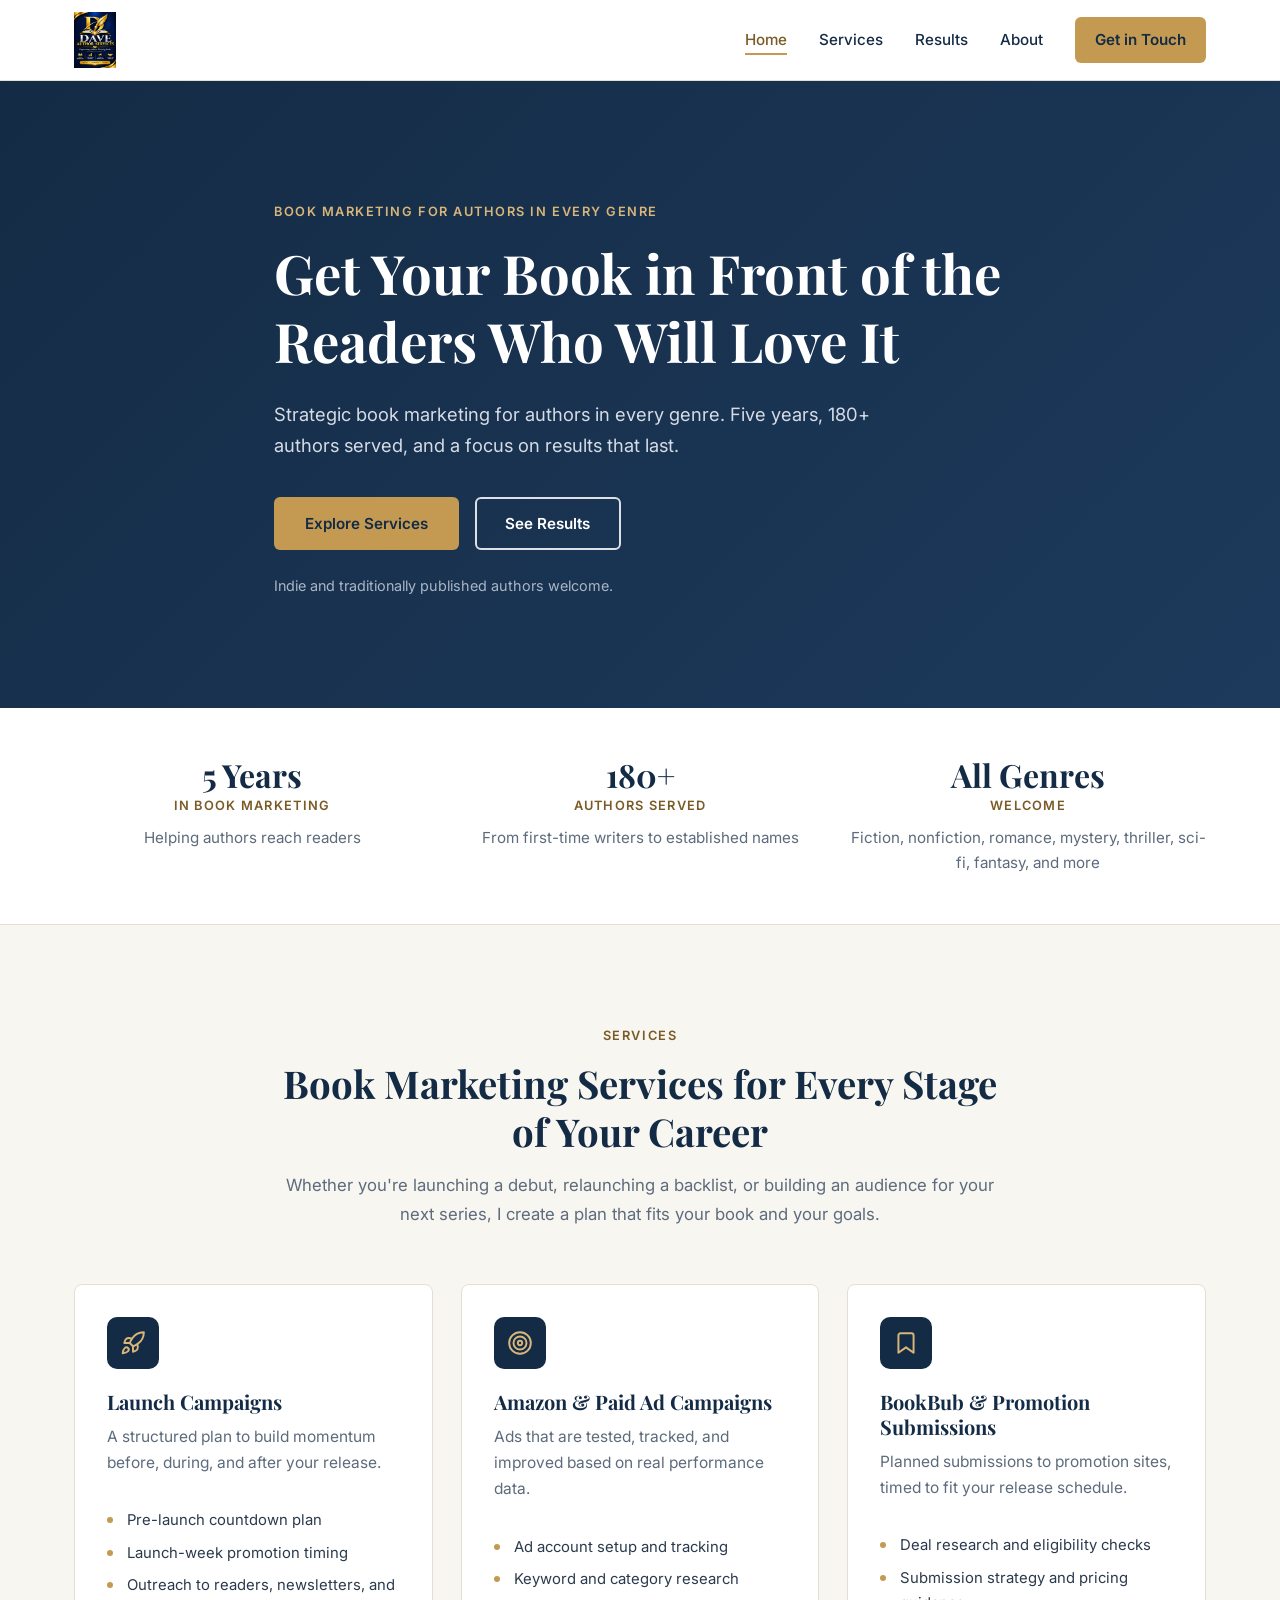
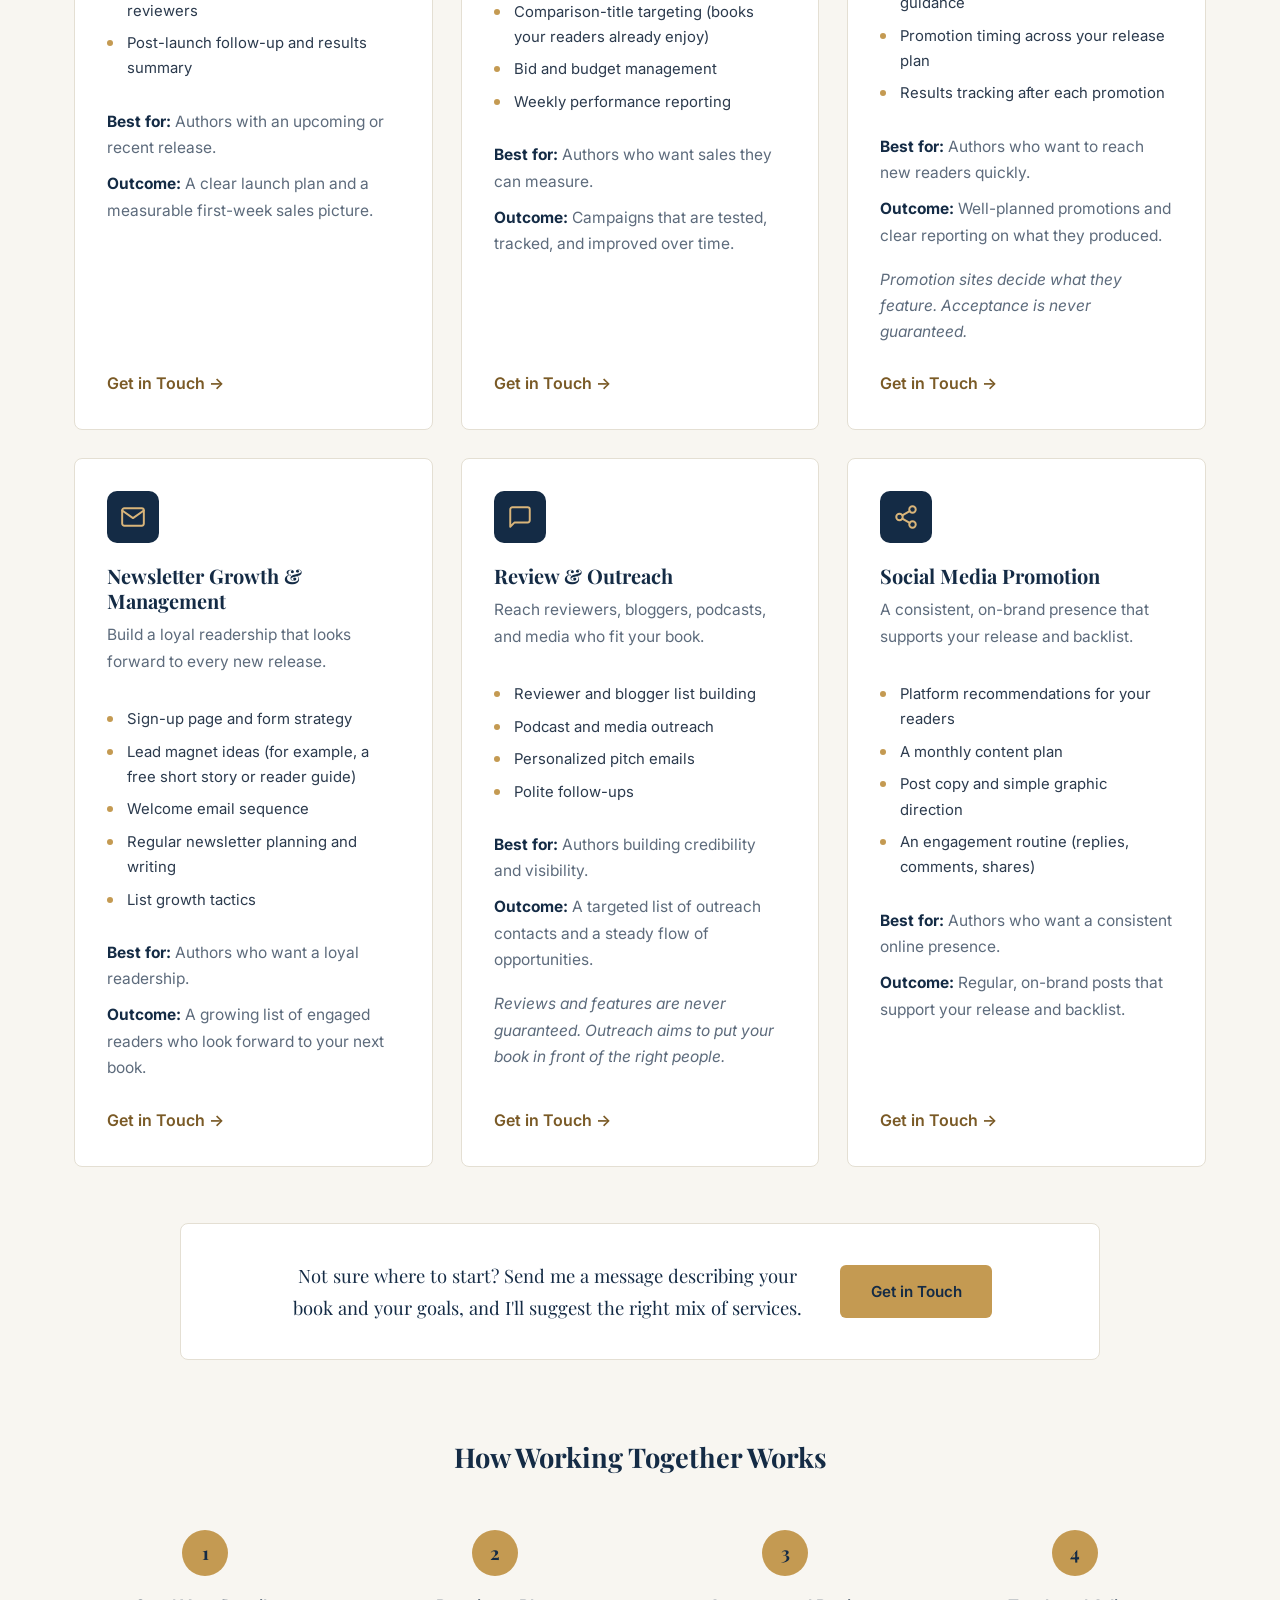
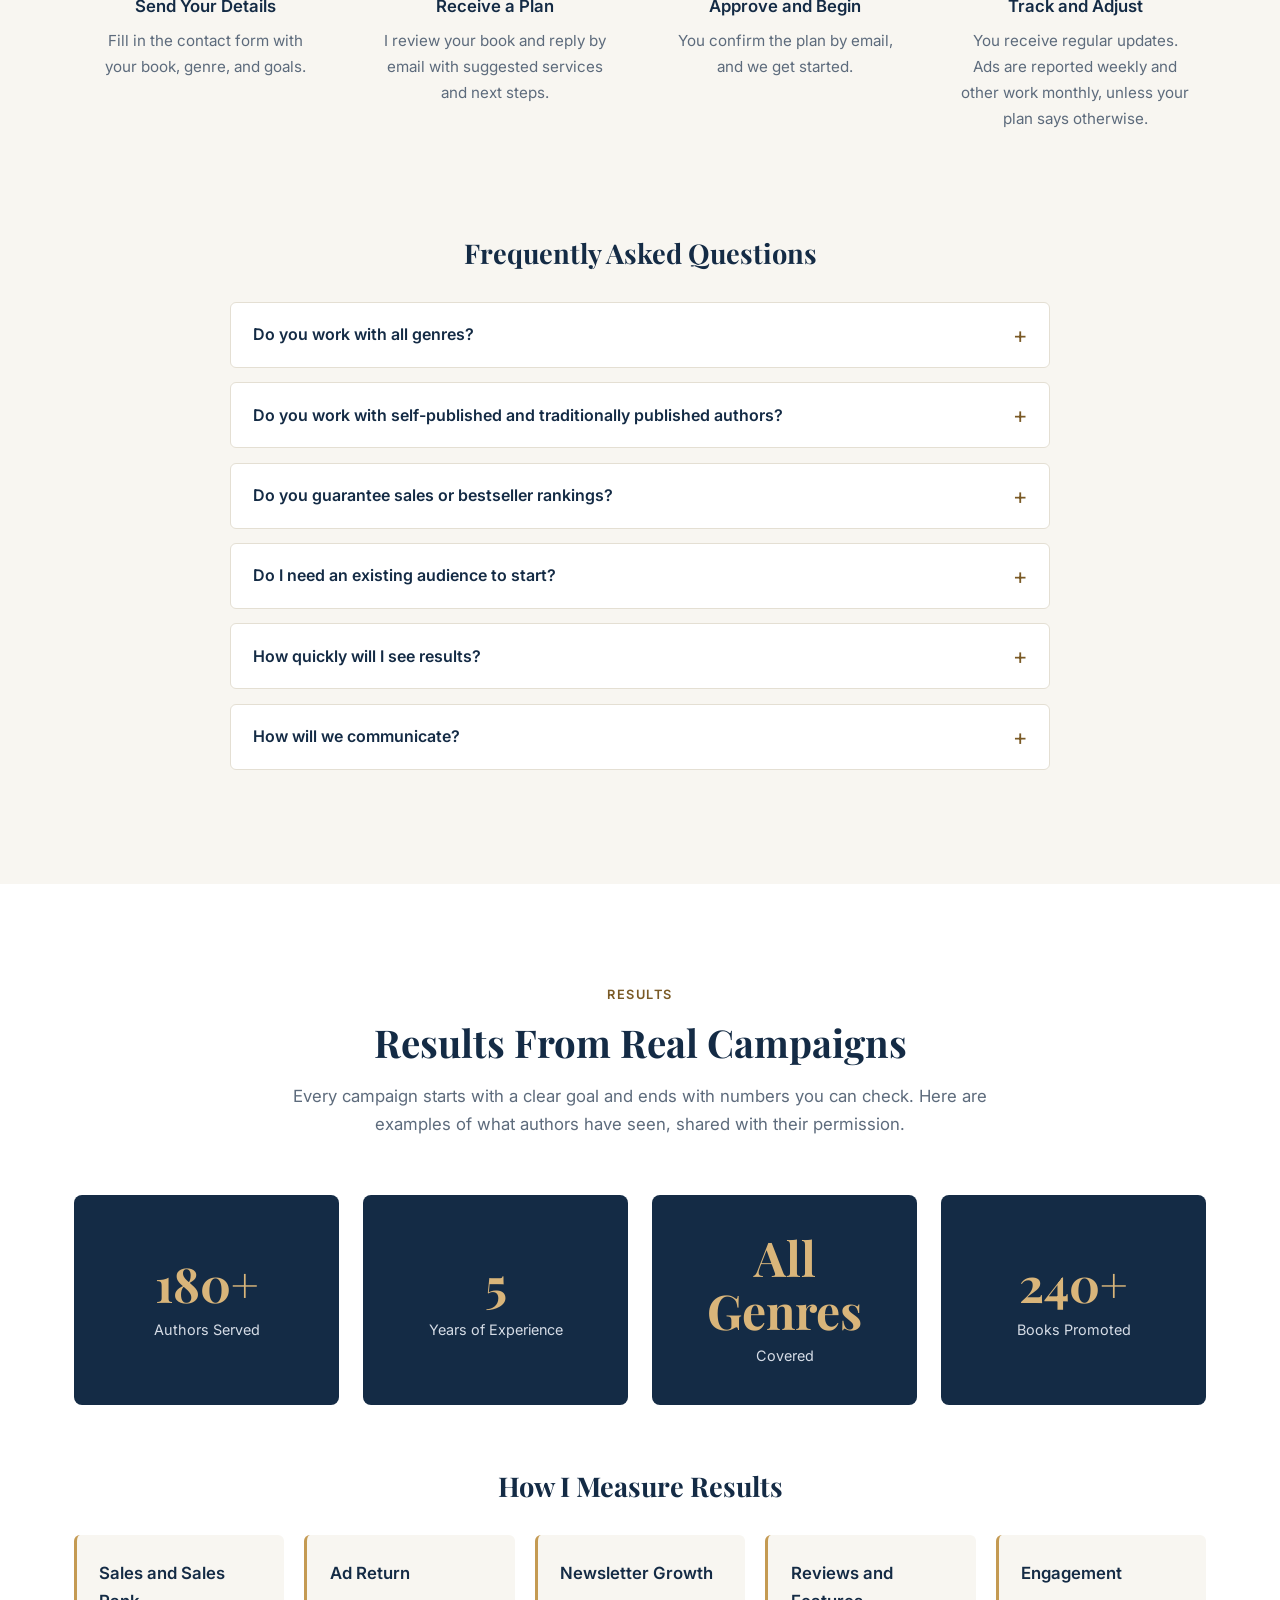
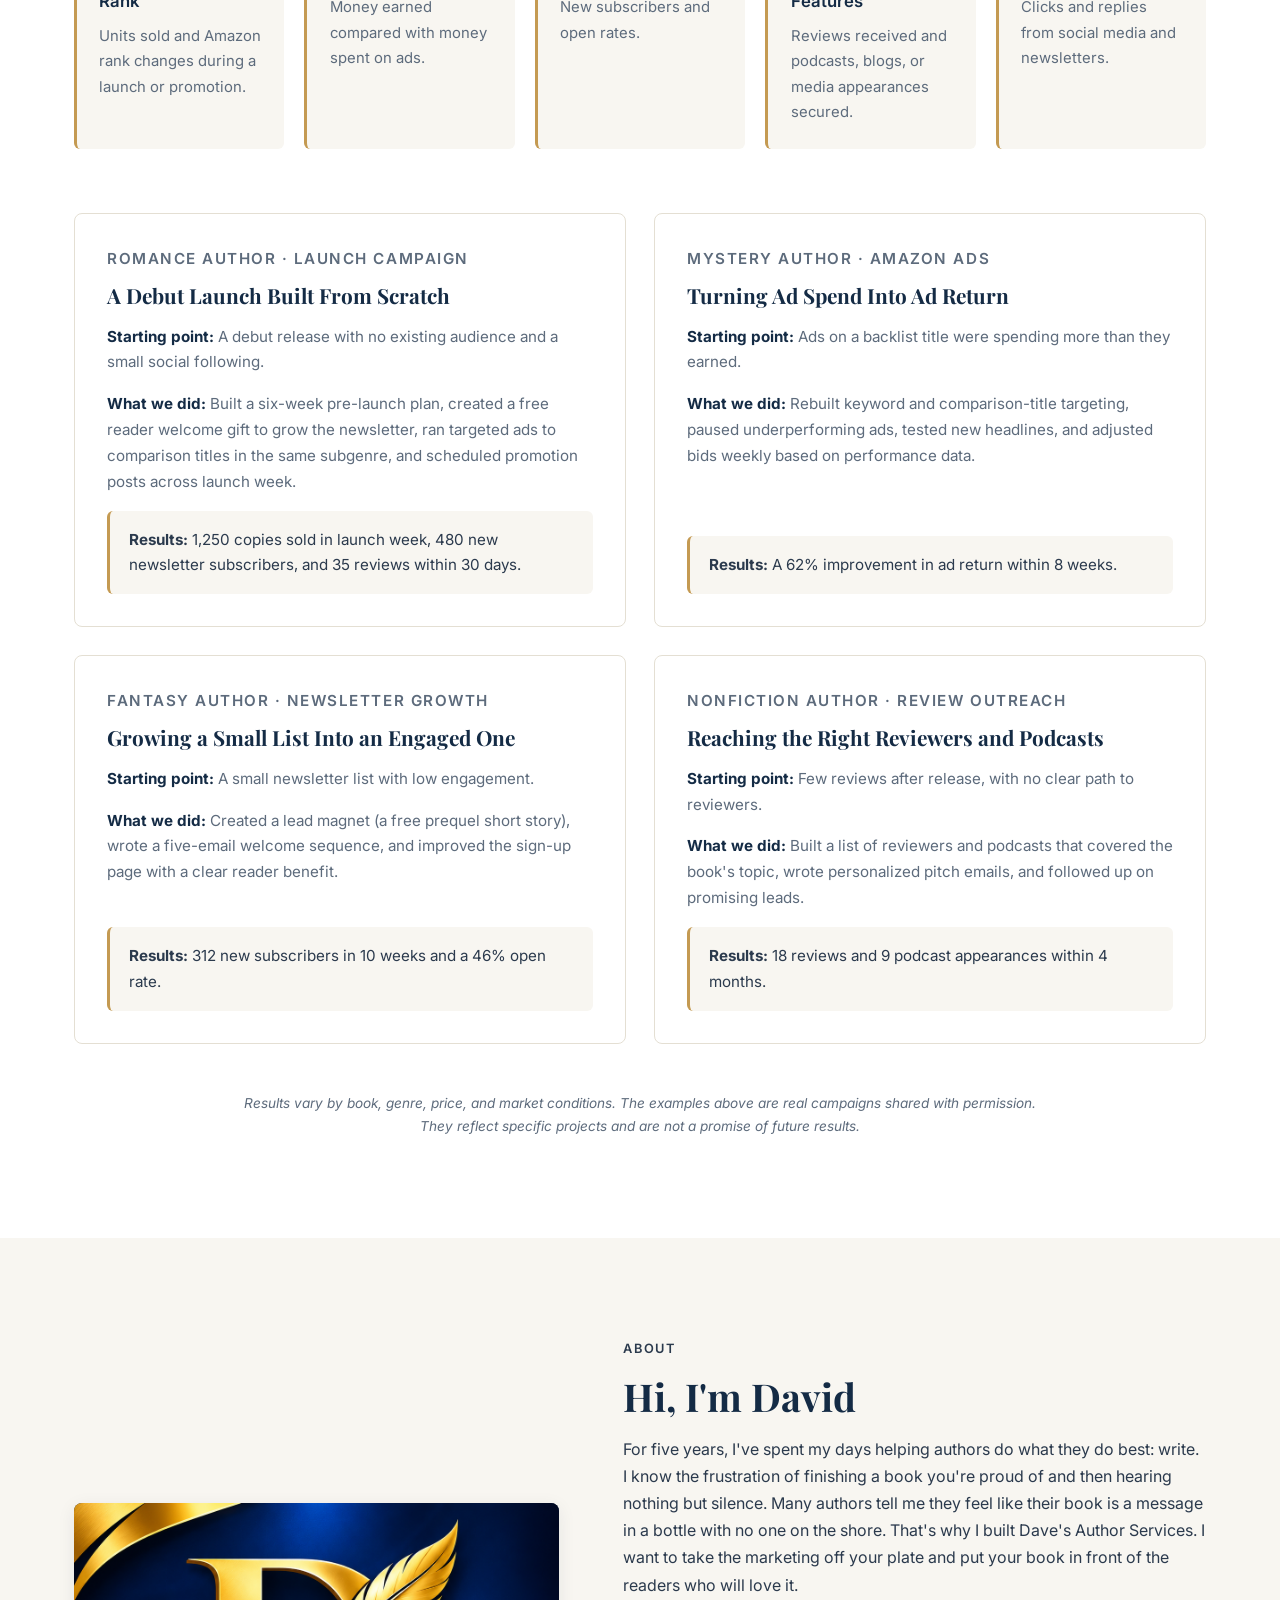
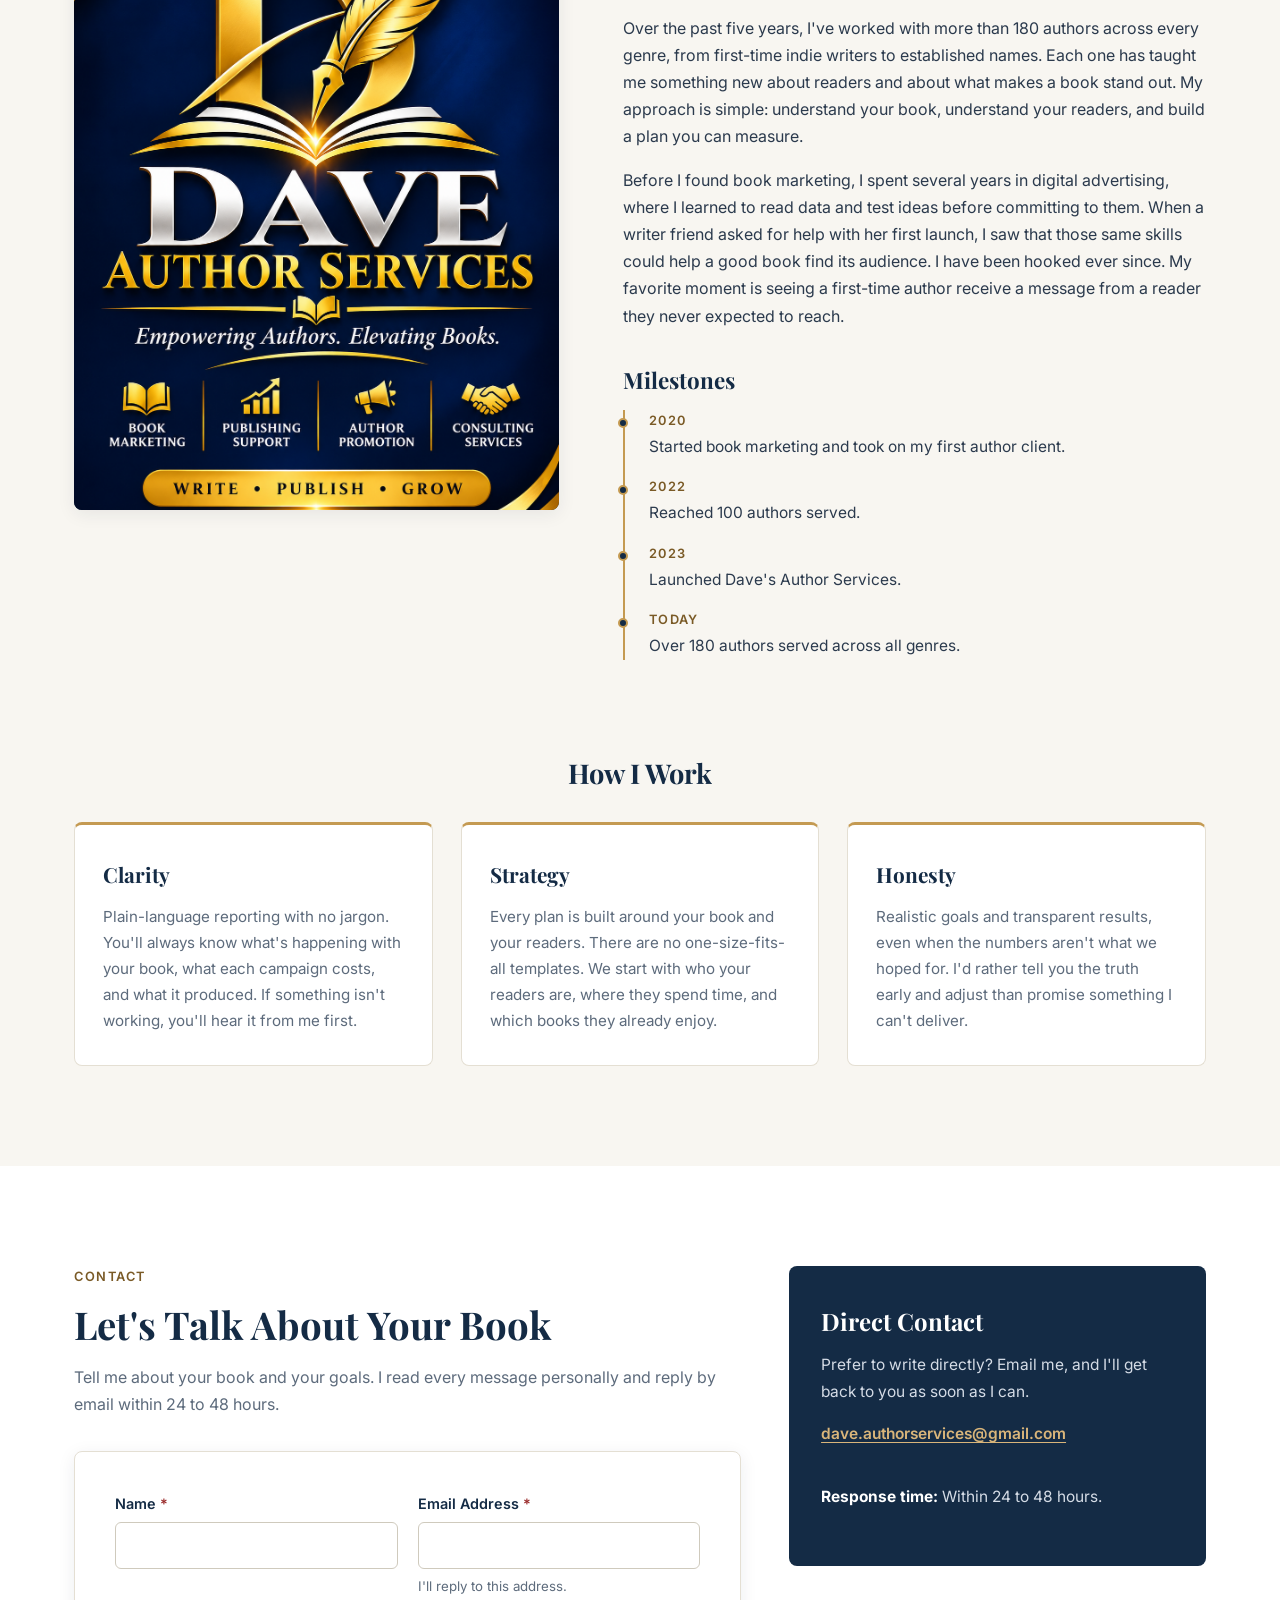
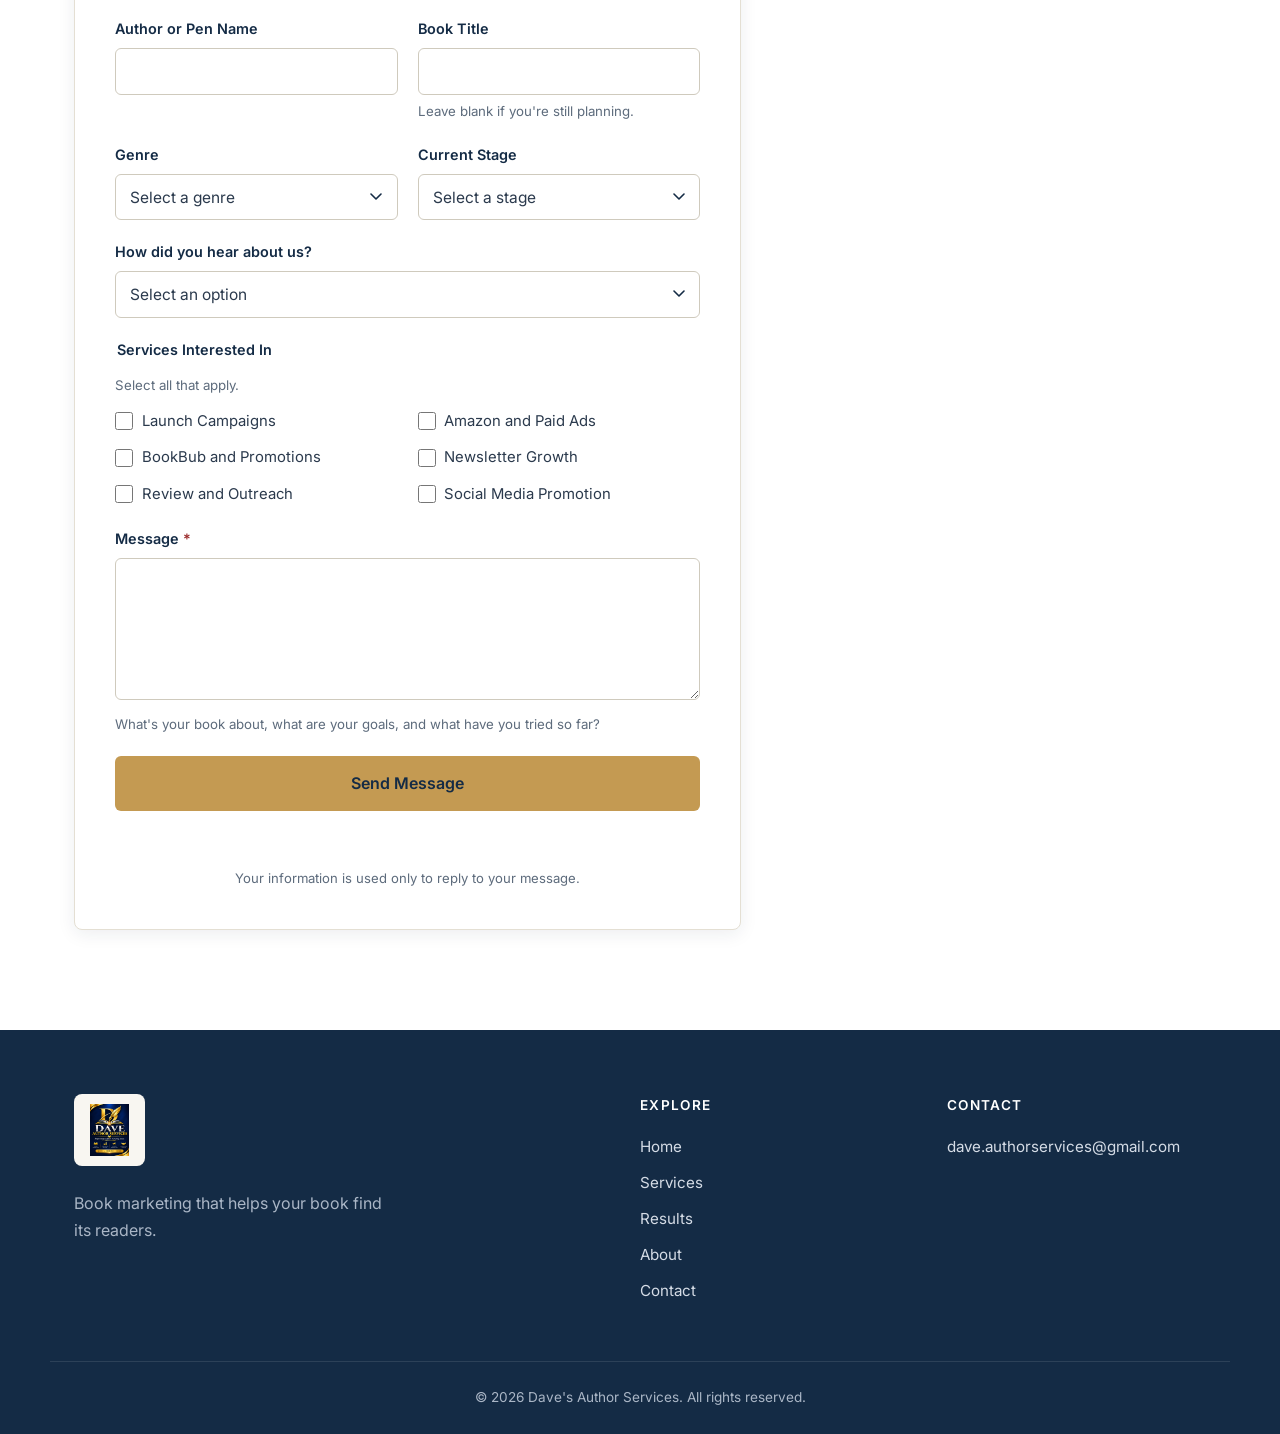
<file: index.html>
<!DOCTYPE html>
<html lang="en">
<head>
  <meta charset="UTF-8">
  <meta name="viewport" content="width=device-width, initial-scale=1.0">
  <title>Dave's Author Services | Book Marketing for Authors</title>
  <meta name="description" content="Strategic book marketing for authors in every genre. Launches, Amazon ads, newsletter growth, and review outreach. Five years, 180+ authors served.">

  <meta property="og:title" content="Dave's Author Services | Book Marketing for Authors">
  <meta property="og:description" content="Strategic book marketing for authors in every genre. Five years, 180+ authors served.">
  <meta property="og:image" content="dave-logo.jpg">
  <meta property="og:type" content="website">

  <link rel="icon" type="image/jpeg" href="dave-logo.jpg">
  <link rel="preconnect" href="https://fonts.googleapis.com">
  <link rel="preconnect" href="https://fonts.gstatic.com" crossorigin>
  <link href="https://fonts.googleapis.com/css2?family=Inter:wght@400;500;600&family=Playfair+Display:wght@600;700&display=swap" rel="stylesheet">
  <link rel="stylesheet" href="style.css">
</head>
<body>

<header class="site-header" id="siteHeader">
  <div class="container header-inner">
    <a href="#home" class="logo" aria-label="Dave's Author Services, back to top">
      <img src="dave-logo.jpg" alt="Dave's Author Services logo" class="logo-img">
    </a>

    <button class="menu-toggle" id="menuToggle" aria-label="Open menu" aria-expanded="false" aria-controls="mainNav">
      <span></span><span></span><span></span>
    </button>

    <nav class="main-nav" id="mainNav" aria-label="Main navigation">
      <ul>
        <li><a href="#home">Home</a></li>
        <li><a href="#services">Services</a></li>
        <li><a href="#results">Results</a></li>
        <li><a href="#about">About</a></li>
        <li><a href="#contact" class="nav-cta">Get in Touch</a></li>
      </ul>
    </nav>
  </div>
</header>

<main>

  <section class="hero" id="home">
    <div class="container hero-content">
      <p class="eyebrow">Book Marketing for Authors in Every Genre</p>
      <h1>Get Your Book in Front of the Readers Who Will Love It</h1>
      <p class="lead">Strategic book marketing for authors in every genre. Five years, 180+ authors served, and a focus on results that last.</p>
      <div class="hero-buttons">
        <a href="#services" class="btn btn-gold">Explore Services</a>
        <a href="#results" class="btn btn-outline">See Results</a>
      </div>
      <p class="hero-note">Indie and traditionally published authors welcome.</p>
    </div>
  </section>

  <section class="trust-bar">
    <div class="container trust-grid">
      <div class="trust-item">
        <strong>5 Years</strong>
        <span>in Book Marketing</span>
        <p>Helping authors reach readers</p>
      </div>
      <div class="trust-item">
        <strong>180+</strong>
        <span>Authors Served</span>
        <p>From first-time writers to established names</p>
      </div>
      <div class="trust-item">
        <strong>All Genres</strong>
        <span>Welcome</span>
        <p>Fiction, nonfiction, romance, mystery, thriller, sci-fi, fantasy, and more</p>
      </div>
    </div>
  </section>

  <section class="section ivory" id="services">
    <div class="container">
      <div class="section-header">
        <p class="label">Services</p>
        <h2>Book Marketing Services for Every Stage of Your Career</h2>
        <p>Whether you're launching a debut, relaunching a backlist, or building an audience for your next series, I create a plan that fits your book and your goals.</p>
      </div>

      <div class="services-grid">

        <article class="service-card">
          <div class="card-icon" aria-hidden="true">
            <svg viewBox="0 0 24 24" fill="none" stroke="currentColor" stroke-width="1.8" stroke-linecap="round" stroke-linejoin="round"><path d="M4.5 16.5c-1.5 1.26-2 5-2 5s3.74-.5 5-2c.71-.84.7-2.13-.09-2.91a2.18 2.18 0 0 0-2.91-.09z"/><path d="m12 15-3-3a22 22 0 0 1 2-3.95A12.88 12.88 0 0 1 22 2c0 2.72-.78 7.5-6 11a22.35 22.35 0 0 1-4 2z"/><path d="M9 12H4s.55-3.03 2-4c1.62-1.08 5 0 5 0"/><path d="M12 15v5s3.03-.55 4-2c1.08-1.62 0-5 0-5"/></svg>
          </div>
          <h3>Launch Campaigns</h3>
          <p>A structured plan to build momentum before, during, and after your release.</p>
          <ul class="includes">
            <li>Pre-launch countdown plan</li>
            <li>Launch-week promotion timing</li>
            <li>Outreach to readers, newsletters, and reviewers</li>
            <li>Post-launch follow-up and results summary</li>
          </ul>
          <p class="best-for"><strong>Best for:</strong> Authors with an upcoming or recent release.</p>
          <p class="outcome"><strong>Outcome:</strong> A clear launch plan and a measurable first-week sales picture.</p>
          <a href="#contact" class="card-link">Get in Touch &rarr;</a>
        </article>

        <article class="service-card">
          <div class="card-icon" aria-hidden="true">
            <svg viewBox="0 0 24 24" fill="none" stroke="currentColor" stroke-width="1.8" stroke-linecap="round" stroke-linejoin="round"><circle cx="12" cy="12" r="10"/><circle cx="12" cy="12" r="6"/><circle cx="12" cy="12" r="2"/></svg>
          </div>
          <h3>Amazon &amp; Paid Ad Campaigns</h3>
          <p>Ads that are tested, tracked, and improved based on real performance data.</p>
          <ul class="includes">
            <li>Ad account setup and tracking</li>
            <li>Keyword and category research</li>
            <li>Comparison-title targeting (books your readers already enjoy)</li>
            <li>Bid and budget management</li>
            <li>Weekly performance reporting</li>
          </ul>
          <p class="best-for"><strong>Best for:</strong> Authors who want sales they can measure.</p>
          <p class="outcome"><strong>Outcome:</strong> Campaigns that are tested, tracked, and improved over time.</p>
          <a href="#contact" class="card-link">Get in Touch &rarr;</a>
        </article>

        <article class="service-card">
          <div class="card-icon" aria-hidden="true">
            <svg viewBox="0 0 24 24" fill="none" stroke="currentColor" stroke-width="1.8" stroke-linecap="round" stroke-linejoin="round"><path d="M19 21l-7-5-7 5V5a2 2 0 0 1 2-2h10a2 2 0 0 1 2 2z"/></svg>
          </div>
          <h3>BookBub &amp; Promotion Submissions</h3>
          <p>Planned submissions to promotion sites, timed to fit your release schedule.</p>
          <ul class="includes">
            <li>Deal research and eligibility checks</li>
            <li>Submission strategy and pricing guidance</li>
            <li>Promotion timing across your release plan</li>
            <li>Results tracking after each promotion</li>
          </ul>
          <p class="best-for"><strong>Best for:</strong> Authors who want to reach new readers quickly.</p>
          <p class="outcome"><strong>Outcome:</strong> Well-planned promotions and clear reporting on what they produced.</p>
          <p class="card-note">Promotion sites decide what they feature. Acceptance is never guaranteed.</p>
          <a href="#contact" class="card-link">Get in Touch &rarr;</a>
        </article>

        <article class="service-card">
          <div class="card-icon" aria-hidden="true">
            <svg viewBox="0 0 24 24" fill="none" stroke="currentColor" stroke-width="1.8" stroke-linecap="round" stroke-linejoin="round"><rect x="2" y="4" width="20" height="16" rx="2"/><path d="m22 6-10 7L2 6"/></svg>
          </div>
          <h3>Newsletter Growth &amp; Management</h3>
          <p>Build a loyal readership that looks forward to every new release.</p>
          <ul class="includes">
            <li>Sign-up page and form strategy</li>
            <li>Lead magnet ideas (for example, a free short story or reader guide)</li>
            <li>Welcome email sequence</li>
            <li>Regular newsletter planning and writing</li>
            <li>List growth tactics</li>
          </ul>
          <p class="best-for"><strong>Best for:</strong> Authors who want a loyal readership.</p>
          <p class="outcome"><strong>Outcome:</strong> A growing list of engaged readers who look forward to your next book.</p>
          <a href="#contact" class="card-link">Get in Touch &rarr;</a>
        </article>

        <article class="service-card">
          <div class="card-icon" aria-hidden="true">
            <svg viewBox="0 0 24 24" fill="none" stroke="currentColor" stroke-width="1.8" stroke-linecap="round" stroke-linejoin="round"><path d="M21 15a2 2 0 0 1-2 2H7l-4 4V5a2 2 0 0 1 2-2h14a2 2 0 0 1 2 2z"/></svg>
          </div>
          <h3>Review &amp; Outreach</h3>
          <p>Reach reviewers, bloggers, podcasts, and media who fit your book.</p>
          <ul class="includes">
            <li>Reviewer and blogger list building</li>
            <li>Podcast and media outreach</li>
            <li>Personalized pitch emails</li>
            <li>Polite follow-ups</li>
          </ul>
          <p class="best-for"><strong>Best for:</strong> Authors building credibility and visibility.</p>
          <p class="outcome"><strong>Outcome:</strong> A targeted list of outreach contacts and a steady flow of opportunities.</p>
          <p class="card-note">Reviews and features are never guaranteed. Outreach aims to put your book in front of the right people.</p>
          <a href="#contact" class="card-link">Get in Touch &rarr;</a>
        </article>

        <article class="service-card">
          <div class="card-icon" aria-hidden="true">
            <svg viewBox="0 0 24 24" fill="none" stroke="currentColor" stroke-width="1.8" stroke-linecap="round" stroke-linejoin="round"><circle cx="18" cy="5" r="3"/><circle cx="6" cy="12" r="3"/><circle cx="18" cy="19" r="3"/><path d="m8.6 13.5 6.8 4M15.4 6.5l-6.8 4"/></svg>
          </div>
          <h3>Social Media Promotion</h3>
          <p>A consistent, on-brand presence that supports your release and backlist.</p>
          <ul class="includes">
            <li>Platform recommendations for your readers</li>
            <li>A monthly content plan</li>
            <li>Post copy and simple graphic direction</li>
            <li>An engagement routine (replies, comments, shares)</li>
          </ul>
          <p class="best-for"><strong>Best for:</strong> Authors who want a consistent online presence.</p>
          <p class="outcome"><strong>Outcome:</strong> Regular, on-brand posts that support your release and backlist.</p>
          <a href="#contact" class="card-link">Get in Touch &rarr;</a>
        </article>

      </div>

      <div class="cta-band">
        <p>Not sure where to start? Send me a message describing your book and your goals, and I'll suggest the right mix of services.</p>
        <a href="#contact" class="btn btn-gold">Get in Touch</a>
      </div>

      <div class="process">
        <h3 class="process-title">How Working Together Works</h3>
        <ol class="process-grid">
          <li class="process-step">
            <span class="step-num">1</span>
            <h4>Send Your Details</h4>
            <p>Fill in the contact form with your book, genre, and goals.</p>
          </li>
          <li class="process-step">
            <span class="step-num">2</span>
            <h4>Receive a Plan</h4>
            <p>I review your book and reply by email with suggested services and next steps.</p>
          </li>
          <li class="process-step">
            <span class="step-num">3</span>
            <h4>Approve and Begin</h4>
            <p>You confirm the plan by email, and we get started.</p>
          </li>
          <li class="process-step">
            <span class="step-num">4</span>
            <h4>Track and Adjust</h4>
            <p>You receive regular updates. Ads are reported weekly and other work monthly, unless your plan says otherwise.</p>
          </li>
        </ol>
      </div>

      <div class="faq">
        <h3 class="process-title">Frequently Asked Questions</h3>
        <details class="faq-item">
          <summary>Do you work with all genres?</summary>
          <p>Yes. I've worked with authors across fiction, nonfiction, romance, mystery, thriller, sci-fi, fantasy, and more. Every plan is built around the book and its readers.</p>
        </details>
        <details class="faq-item">
          <summary>Do you work with self-published and traditionally published authors?</summary>
          <p>Yes. Both indie and traditionally published authors are welcome. For traditionally published books, I work alongside your publisher's efforts.</p>
        </details>
        <details class="faq-item">
          <summary>Do you guarantee sales or bestseller rankings?</summary>
          <p>No marketing service can guarantee sales. I focus on clear goals, honest reporting, and campaigns built around your book. Your results depend on many factors, including the book itself.</p>
        </details>
        <details class="faq-item">
          <summary>Do I need an existing audience to start?</summary>
          <p>No. Many authors I've worked with started with no audience at all. The plan includes building one from the beginning.</p>
        </details>
        <details class="faq-item">
          <summary>How quickly will I see results?</summary>
          <p>It depends on the service and your book. Ads can show data within days. Newsletter and review growth usually builds over several weeks or months. I'll explain what to expect in your plan.</p>
        </details>
        <details class="faq-item">
          <summary>How will we communicate?</summary>
          <p>Through email. You'll receive your plan, updates, and reports by email, and you can reply any time with questions.</p>
        </details>
      </div>
    </div>
  </section>

  <section class="section white" id="results">
    <div class="container">
      <div class="section-header">
        <p class="label">Results</p>
        <h2>Results From Real Campaigns</h2>
        <p>Every campaign starts with a clear goal and ends with numbers you can check. Here are examples of what authors have seen, shared with their permission.</p>
      </div>

      <div class="stats-grid">
        <div class="stat-card">
          <span class="stat-number">180+</span>
          <span class="stat-label">Authors Served</span>
        </div>
        <div class="stat-card">
          <span class="stat-number">5</span>
          <span class="stat-label">Years of Experience</span>
        </div>
        <div class="stat-card">
          <span class="stat-number">All Genres</span>
          <span class="stat-label">Covered</span>
        </div>
        <div class="stat-card">
          <span class="stat-number">240+</span>
          <span class="stat-label">Books Promoted</span>
        </div>
      </div>

      <div class="measure">
        <h3 class="process-title">How I Measure Results</h3>
        <div class="measure-grid">
          <div class="measure-card">
            <h4>Sales and Sales Rank</h4>
            <p>Units sold and Amazon rank changes during a launch or promotion.</p>
          </div>
          <div class="measure-card">
            <h4>Ad Return</h4>
            <p>Money earned compared with money spent on ads.</p>
          </div>
          <div class="measure-card">
            <h4>Newsletter Growth</h4>
            <p>New subscribers and open rates.</p>
          </div>
          <div class="measure-card">
            <h4>Reviews and Features</h4>
            <p>Reviews received and podcasts, blogs, or media appearances secured.</p>
          </div>
          <div class="measure-card">
            <h4>Engagement</h4>
            <p>Clicks and replies from social media and newsletters.</p>
          </div>
        </div>
      </div>

      <div class="case-grid">
        <article class="case-card">
          <p class="case-tag">Romance Author &middot; Launch Campaign</p>
          <h3>A Debut Launch Built From Scratch</h3>
          <p><strong>Starting point:</strong> A debut release with no existing audience and a small social following.</p>
          <p><strong>What we did:</strong> Built a six-week pre-launch plan, created a free reader welcome gift to grow the newsletter, ran targeted ads to comparison titles in the same subgenre, and scheduled promotion posts across launch week.</p>
          <div class="result-box">
            <p><strong>Results:</strong> 1,250 copies sold in launch week, 480 new newsletter subscribers, and 35 reviews within 30 days.</p>
          </div>
        </article>

        <article class="case-card">
          <p class="case-tag">Mystery Author &middot; Amazon Ads</p>
          <h3>Turning Ad Spend Into Ad Return</h3>
          <p><strong>Starting point:</strong> Ads on a backlist title were spending more than they earned.</p>
          <p><strong>What we did:</strong> Rebuilt keyword and comparison-title targeting, paused underperforming ads, tested new headlines, and adjusted bids weekly based on performance data.</p>
          <div class="result-box">
            <p><strong>Results:</strong> A 62% improvement in ad return within 8 weeks.</p>
          </div>
        </article>

        <article class="case-card">
          <p class="case-tag">Fantasy Author &middot; Newsletter Growth</p>
          <h3>Growing a Small List Into an Engaged One</h3>
          <p><strong>Starting point:</strong> A small newsletter list with low engagement.</p>
          <p><strong>What we did:</strong> Created a lead magnet (a free prequel short story), wrote a five-email welcome sequence, and improved the sign-up page with a clear reader benefit.</p>
          <div class="result-box">
            <p><strong>Results:</strong> 312 new subscribers in 10 weeks and a 46% open rate.</p>
          </div>
        </article>

        <article class="case-card">
          <p class="case-tag">Nonfiction Author &middot; Review Outreach</p>
          <h3>Reaching the Right Reviewers and Podcasts</h3>
          <p><strong>Starting point:</strong> Few reviews after release, with no clear path to reviewers.</p>
          <p><strong>What we did:</strong> Built a list of reviewers and podcasts that covered the book's topic, wrote personalized pitch emails, and followed up on promising leads.</p>
          <div class="result-box">
            <p><strong>Results:</strong> 18 reviews and 9 podcast appearances within 4 months.</p>
          </div>
        </article>
      </div>

      <p class="disclaimer">Results vary by book, genre, price, and market conditions. The examples above are real campaigns shared with permission. They reflect specific projects and are not a promise of future results.</p>
    </div>
  </section>

  <section class="section ivory" id="about">
    <div class="container about-grid">
      <div class="photo-frame">
        <img src="david-headshot.jpg" alt="David, founder of Dave's Author Services" class="headshot">
        <div class="photo-placeholder">Add your headshot as images/david-headshot.jpg.</div>
      </div>

      <div class="about-text">
        <p class="label">About</p>
        <h2>Hi, I'm David</h2>
        <p>For five years, I've spent my days helping authors do what they do best: write. I know the frustration of finishing a book you're proud of and then hearing nothing but silence. Many authors tell me they feel like their book is a message in a bottle with no one on the shore. That's why I built Dave's Author Services. I want to take the marketing off your plate and put your book in front of the readers who will love it.</p>
        <p>Over the past five years, I've worked with more than 180 authors across every genre, from first-time indie writers to established names. Each one has taught me something new about readers and about what makes a book stand out. My approach is simple: understand your book, understand your readers, and build a plan you can measure.</p>
        <p>Before I found book marketing, I spent several years in digital advertising, where I learned to read data and test ideas before committing to them. When a writer friend asked for help with her first launch, I saw that those same skills could help a good book find its audience. I have been hooked ever since. My favorite moment is seeing a first-time author receive a message from a reader they never expected to reach.</p>

        <div class="timeline">
          <h3 class="process-title">Milestones</h3>
          <ol>
            <li><span class="year-tag">2020</span> Started book marketing and took on my first author client.</li>
            <li><span class="year-tag">2022</span> Reached 100 authors served.</li>
            <li><span class="year-tag">2023</span> Launched Dave's Author Services.</li>
            <li><span class="year-tag">Today</span> Over 180 authors served across all genres.</li>
          </ol>
        </div>
      </div>
    </div>

    <div class="container">
      <div class="values">
        <h3 class="process-title">How I Work</h3>
        <div class="values-grid">
          <div class="value-card">
            <h4>Clarity</h4>
            <p>Plain-language reporting with no jargon. You'll always know what's happening with your book, what each campaign costs, and what it produced. If something isn't working, you'll hear it from me first.</p>
          </div>
          <div class="value-card">
            <h4>Strategy</h4>
            <p>Every plan is built around your book and your readers. There are no one-size-fits-all templates. We start with who your readers are, where they spend time, and which books they already enjoy.</p>
          </div>
          <div class="value-card">
            <h4>Honesty</h4>
            <p>Realistic goals and transparent results, even when the numbers aren't what we hoped for. I'd rather tell you the truth early and adjust than promise something I can't deliver.</p>
          </div>
        </div>
      </div>
    </div>
  </section>

  <section class="section white" id="contact">
    <div class="container contact-grid">
      <div class="contact-form-wrap">
        <p class="label">Contact</p>
        <h2>Let's Talk About Your Book</h2>
        <p class="contact-intro">Tell me about your book and your goals. I read every message personally and reply by email within 24 to 48 hours.</p>

        <form class="contact-form" id="contactForm" action="https://formspree.io/f/moeebodr" method="POST">
          <input type="hidden" name="_subject" value="New Inquiry from Dave's Author Services Website">

          <div class="hp-field" aria-hidden="true">
            <label for="_gotcha">Leave this field empty</label>
            <input type="text" id="_gotcha" name="_gotcha" tabindex="-1" autocomplete="off">
          </div>

          <div class="form-row">
            <div class="form-group">
              <label for="name">Name <span class="required">*</span></label>
              <input type="text" id="name" name="name" required>
            </div>
            <div class="form-group">
              <label for="email">Email Address <span class="required">*</span></label>
              <input type="email" id="email" name="email" required>
              <small>I'll reply to this address.</small>
            </div>
          </div>

          <div class="form-row">
            <div class="form-group">
              <label for="pen_name">Author or Pen Name</label>
              <input type="text" id="pen_name" name="pen_name">
            </div>
            <div class="form-group">
              <label for="book_title">Book Title</label>
              <input type="text" id="book_title" name="book_title">
              <small>Leave blank if you're still planning.</small>
            </div>
          </div>

          <div class="form-row">
            <div class="form-group">
              <label for="genre">Genre</label>
              <select id="genre" name="genre">
                <option value="">Select a genre</option>
                <option>Fiction</option>
                <option>Nonfiction</option>
                <option>Romance</option>
                <option>Mystery</option>
                <option>Thriller</option>
                <option>Sci-Fi</option>
                <option>Fantasy</option>
                <option>Other</option>
              </select>
            </div>
            <div class="form-group">
              <label for="stage">Current Stage</label>
              <select id="stage" name="stage">
                <option value="">Select a stage</option>
                <option>Unpublished</option>
                <option>Upcoming release</option>
                <option>Recently published</option>
                <option>Backlist</option>
              </select>
            </div>
          </div>

          <div class="form-group">
            <label for="referral_source">How did you hear about us?</label>
            <select id="referral_source" name="referral_source">
              <option value="">Select an option</option>
              <option>Search</option>
              <option>Social Media</option>
              <option>Referral</option>
              <option>Newsletter</option>
              <option>Other</option>
            </select>
          </div>

          <fieldset class="form-group">
            <legend>Services Interested In</legend>
            <small>Select all that apply.</small>
            <div class="checkbox-grid">
              <label><input type="checkbox" name="services" value="Launch Campaigns"> Launch Campaigns</label>
              <label><input type="checkbox" name="services" value="Amazon and Paid Ads"> Amazon and Paid Ads</label>
              <label><input type="checkbox" name="services" value="BookBub and Promotions"> BookBub and Promotions</label>
              <label><input type="checkbox" name="services" value="Newsletter Growth"> Newsletter Growth</label>
              <label><input type="checkbox" name="services" value="Review and Outreach"> Review and Outreach</label>
              <label><input type="checkbox" name="services" value="Social Media Promotion"> Social Media Promotion</label>
            </div>
          </fieldset>

          <div class="form-group">
            <label for="message">Message <span class="required">*</span></label>
            <textarea id="message" name="message" rows="6" required></textarea>
            <small>What's your book about, what are your goals, and what have you tried so far?</small>
          </div>

          <button type="submit" class="btn btn-gold btn-block" id="submitBtn">Send Message</button>
          <div class="form-status" id="formStatus" role="status" aria-live="polite"></div>
          <p class="privacy-note">Your information is used only to reply to your message.</p>
        </form>
      </div>

      <aside class="direct-contact">
        <h3>Direct Contact</h3>
        <p>Prefer to write directly? Email me, and I'll get back to you as soon as I can.</p>
        <p><a href="mailto:dave.authorservices@gmail.com" class="email-link">dave.authorservices@gmail.com</a></p>
        <p><strong>Response time:</strong> Within 24 to 48 hours.</p>
      </aside>
    </div>
  </section>

</main>

<footer class="site-footer">
  <div class="container footer-grid">
    <div class="footer-brand">
      <a href="#home" class="footer-logo-badge" aria-label="Dave's Author Services, back to top">
        <img src="dave-logo.jpg" alt="Dave's Author Services logo" class="footer-logo-img">
      </a>
      <p>Book marketing that helps your book find its readers.</p>
    </div>
    <div>
      <h4>Explore</h4>
      <ul>
        <li><a href="#home">Home</a></li>
        <li><a href="#services">Services</a></li>
        <li><a href="#results">Results</a></li>
        <li><a href="#about">About</a></li>
        <li><a href="#contact">Contact</a></li>
      </ul>
    </div>
    <div>
      <h4>Contact</h4>
      <ul>
        <li><a href="mailto:dave.authorservices@gmail.com">dave.authorservices@gmail.com</a></li>
      </ul>
    </div>
  </div>
  <div class="container footer-bottom">
    <p>&copy; <span class="year"></span> Dave's Author Services. All rights reserved.</p>
  </div>
</footer>

<script src="script.js" defer></script>
</body>
</html>
</file>
<file: style.css>
:root {
  --navy: #142B45;
  --navy-light: #1D3A5C;
  --gold: #C49A52;
  --gold-light: #D9B57A;
  --gold-dark: #A97F3C;
  --bronze: #7A5A26;
  --ivory: #F8F6F1;
  --white: #FFFFFF;
  --text: #2B3A4D;
  --muted: #5D6B7C;
  --border: #E4DFD3;
  --input-border: #CFCABD;
  --on-navy: #D5DCE6;
  --on-navy-muted: #AAB6C6;
  --error: #9B2C2C;

  --font-serif: 'Playfair Display', Georgia, serif;
  --font-sans: 'Inter', Arial, sans-serif;

  --radius: 6px;
  --radius-lg: 8px;
  --section-pad: 100px;
  --header-h: 80px;
  --shadow-soft: 0 4px 18px rgba(20, 43, 69, 0.08);
}

*,
*::before,
*::after {
  box-sizing: border-box;
}

html {
  scroll-behavior: smooth;
  scroll-padding-top: var(--header-h);
}

body {
  margin: 0;
  font-family: var(--font-sans);
  font-size: 16px;
  line-height: 1.7;
  color: var(--text);
  background: var(--white);
  -webkit-font-smoothing: antialiased;
}

img {
  max-width: 100%;
  display: block;
}

a {
  color: var(--navy);
  text-decoration: none;
}

a:hover {
  color: var(--bronze);
}

ul,
ol {
  margin: 0;
  padding: 0;
}

h1,
h2,
h3 {
  font-family: var(--font-serif);
  font-weight: 700;
  color: var(--navy);
  line-height: 1.25;
  margin: 0 0 1rem;
}

h1 {
  font-size: clamp(2.2rem, 4.5vw, 3.4rem);
}

h2 {
  font-size: clamp(1.8rem, 3.4vw, 2.4rem);
}

h3 {
  font-size: 1.3rem;
}

h4 {
  font-family: var(--font-sans);
  font-weight: 600;
  font-size: 1.05rem;
  color: var(--navy);
  margin: 0 0 0.5rem;
}

p {
  margin: 0 0 1rem;
}

:focus-visible {
  outline: 3px solid var(--gold);
  outline-offset: 3px;
}

.container {
  width: 100%;
  max-width: 1180px;
  margin: 0 auto;
  padding: 0 1.5rem;
}

.section {
  padding: var(--section-pad) 0;
}

.section.ivory {
  background: var(--ivory);
}

.section.white {
  background: var(--white);
}

.label {
  display: block;
  font-family: var(--font-sans);
  font-size: 0.8rem;
  font-weight: 600;
  letter-spacing: 0.12em;
  text-transform: uppercase;
  color: var(--bronze);
  margin-bottom: 0.75rem;
}

.section-header {
  text-align: center;
  max-width: 720px;
  margin: 0 auto 3.5rem;
}

.section-header p:last-child {
  color: var(--muted);
  font-size: 1.05rem;
}

.section-header .label {
  margin-bottom: 0.75rem;
}

.process-title {
  font-size: 1.7rem;
  text-align: center;
  margin-bottom: 2rem;
}

.btn {
  display: inline-block;
  font-family: var(--font-sans);
  font-size: 0.95rem;
  font-weight: 600;
  line-height: 1.2;
  padding: 0.95rem 1.8rem;
  border-radius: var(--radius);
  border: 2px solid transparent;
  cursor: pointer;
  text-align: center;
  transition: background-color 0.25s ease, color 0.25s ease, transform 0.25s ease, box-shadow 0.25s ease, border-color 0.25s ease;
}

.btn-gold {
  background: var(--gold);
  color: var(--navy);
}

.btn-gold:hover {
  background: var(--gold-light);
  color: var(--navy);
  transform: translateY(-2px);
  box-shadow: 0 8px 20px rgba(196, 154, 82, 0.35);
}

.btn-outline {
  background: transparent;
  color: var(--white);
  border-color: rgba(255, 255, 255, 0.85);
}

.btn-outline:hover {
  background: var(--white);
  color: var(--navy);
  transform: translateY(-2px);
}

.btn-block {
  display: block;
  width: 100%;
}

.site-header {
  position: sticky;
  top: 0;
  z-index: 100;
  background: var(--white);
  border-bottom: 1px solid var(--border);
  transition: box-shadow 0.3s ease;
}

.site-header.scrolled {
  box-shadow: 0 2px 14px rgba(20, 43, 69, 0.08);
}

.header-inner {
  position: relative;
  display: flex;
  align-items: center;
  justify-content: space-between;
  height: var(--header-h);
}

.logo {
  display: inline-flex;
  align-items: center;
}

.logo-img {
  height: 56px;
  width: auto;
}

.main-nav ul {
  display: flex;
  align-items: center;
  gap: 2rem;
  list-style: none;
}

.main-nav a {
  position: relative;
  font-size: 0.95rem;
  font-weight: 500;
  color: var(--navy);
  padding: 0.25rem 0;
}

.main-nav a:not(.nav-cta)::after {
  content: "";
  position: absolute;
  left: 0;
  bottom: -2px;
  width: 0;
  height: 2px;
  background: var(--gold);
  transition: width 0.25s ease;
}

.main-nav a:not(.nav-cta):hover::after,
.main-nav a.active::after {
  width: 100%;
}

.main-nav a.active {
  color: var(--bronze);
}

.main-nav .nav-cta {
  display: inline-block;
  background: var(--gold);
  color: var(--navy);
  padding: 0.65rem 1.25rem;
  border-radius: var(--radius);
  font-weight: 600;
}

.main-nav .nav-cta:hover {
  background: var(--gold-light);
  color: var(--navy);
}

.menu-toggle {
  display: none;
  flex-direction: column;
  justify-content: center;
  align-items: center;
  gap: 6px;
  width: 44px;
  height: 44px;
  background: none;
  border: none;
  cursor: pointer;
  padding: 0;
}

.menu-toggle span {
  display: block;
  width: 24px;
  height: 2px;
  background: var(--navy);
  border-radius: 2px;
  transition: transform 0.3s ease, opacity 0.3s ease;
}

.menu-toggle.open span:nth-child(1) {
  transform: translateY(8px) rotate(45deg);
}

.menu-toggle.open span:nth-child(2) {
  opacity: 0;
}

.menu-toggle.open span:nth-child(3) {
  transform: translateY(-8px) rotate(-45deg);
}

.hero {
  background: linear-gradient(135deg, var(--navy) 0%, var(--navy-light) 100%);
  padding: 120px 0 110px;
  color: var(--white);
}

.hero-content {
  max-width: 780px;
}

.hero h1 {
  color: var(--white);
  margin-bottom: 1.5rem;
}

.eyebrow {
  font-size: 0.8rem;
  font-weight: 600;
  letter-spacing: 0.12em;
  text-transform: uppercase;
  color: var(--gold-light);
  margin-bottom: 1rem;
}

.lead {
  font-size: 1.15rem;
  color: var(--on-navy);
  max-width: 640px;
  margin-bottom: 2.25rem;
}

.hero-buttons {
  display: flex;
  flex-wrap: wrap;
  gap: 1rem;
  margin-bottom: 1.5rem;
}

.hero-note {
  font-size: 0.9rem;
  color: var(--on-navy-muted);
  margin: 0;
}

.trust-bar {
  background: var(--white);
  padding: 3rem 0;
  border-bottom: 1px solid var(--border);
}

.trust-grid {
  display: grid;
  grid-template-columns: repeat(3, 1fr);
  gap: 2rem;
}

.trust-item {
  text-align: center;
}

.trust-item strong {
  display: block;
  font-family: var(--font-serif);
  font-size: 2rem;
  font-weight: 700;
  color: var(--navy);
  line-height: 1.2;
}

.trust-item span {
  display: block;
  font-size: 0.8rem;
  font-weight: 600;
  letter-spacing: 0.1em;
  text-transform: uppercase;
  color: var(--bronze);
  margin-bottom: 0.5rem;
}

.trust-item p {
  color: var(--muted);
  font-size: 0.95rem;
  margin: 0;
}

.services-grid {
  display: grid;
  grid-template-columns: repeat(3, 1fr);
  gap: 1.75rem;
}

.service-card {
  display: flex;
  flex-direction: column;
  background: var(--white);
  border: 1px solid var(--border);
  border-radius: var(--radius-lg);
  padding: 2rem;
  transition: transform 0.3s ease, box-shadow 0.3s ease, border-color 0.3s ease;
}

.service-card:hover {
  transform: translateY(-4px);
  box-shadow: var(--shadow-soft);
  border-color: var(--gold);
}

.card-icon {
  display: flex;
  align-items: center;
  justify-content: center;
  width: 52px;
  height: 52px;
  border-radius: 10px;
  background: var(--navy);
  color: var(--gold-light);
  margin-bottom: 1.25rem;
}

.card-icon svg {
  width: 26px;
  height: 26px;
}

.service-card h3 {
  font-size: 1.25rem;
  margin-bottom: 0.6rem;
}

.service-card > p {
  color: var(--muted);
  font-size: 0.97rem;
}

.includes {
  list-style: none;
  margin: 1rem 0 1.25rem;
}

.includes li {
  position: relative;
  padding-left: 1.25rem;
  font-size: 0.93rem;
  margin-bottom: 0.45rem;
}

.includes li::before {
  content: "";
  position: absolute;
  left: 0;
  top: 0.6em;
  width: 6px;
  height: 6px;
  border-radius: 50%;
  background: var(--gold);
}

.best-for,
.outcome {
  font-size: 0.93rem;
  margin-bottom: 0.6rem;
}

.best-for strong,
.outcome strong {
  color: var(--navy);
}

.card-note {
  font-size: 0.85rem;
  font-style: italic;
  color: var(--muted);
  margin-top: 0.5rem;
  margin-bottom: 0.5rem;
}

.card-link {
  margin-top: auto;
  padding-top: 1rem;
  font-weight: 600;
  color: var(--bronze);
}

.card-link:hover {
  color: var(--navy);
}

.cta-band {
  display: flex;
  flex-wrap: wrap;
  align-items: center;
  justify-content: center;
  gap: 1.25rem 2rem;
  margin: 3.5rem auto 0;
  padding: 2.25rem 2rem;
  max-width: 920px;
  background: var(--white);
  border: 1px solid var(--border);
  border-radius: var(--radius-lg);
  text-align: center;
}

.cta-band p {
  margin: 0;
  color: var(--navy);
  font-family: var(--font-serif);
  font-size: 1.15rem;
  max-width: 520px;
}

.process {
  margin-top: 5rem;
}

.process-grid {
  display: grid;
  grid-template-columns: repeat(4, 1fr);
  gap: 1.75rem;
  list-style: none;
  counter-reset: none;
}

.process-step {
  text-align: center;
  padding: 1.5rem 1rem;
}

.step-num {
  display: inline-flex;
  align-items: center;
  justify-content: center;
  width: 46px;
  height: 46px;
  border-radius: 50%;
  background: var(--gold);
  color: var(--navy);
  font-family: var(--font-serif);
  font-weight: 700;
  font-size: 1.15rem;
  margin-bottom: 1rem;
}

.process-step p {
  color: var(--muted);
  font-size: 0.95rem;
  margin: 0;
}

.faq {
  max-width: 820px;
  margin: 5rem auto 0;
}

.faq-item {
  background: var(--white);
  border: 1px solid var(--border);
  border-radius: var(--radius);
  margin-bottom: 0.9rem;
}

.faq-item summary {
  position: relative;
  list-style: none;
  cursor: pointer;
  padding: 1.15rem 3rem 1.15rem 1.35rem;
  font-weight: 600;
  color: var(--navy);
}

.faq-item summary::-webkit-details-marker {
  display: none;
}

.faq-item summary::after {
  content: "+";
  position: absolute;
  right: 1.35rem;
  top: 50%;
  transform: translateY(-50%);
  font-size: 1.4rem;
  font-weight: 400;
  color: var(--bronze);
  transition: transform 0.25s ease;
}

.faq-item[open] summary::after {
  content: "\2212";
}

.faq-item p {
  padding: 0 1.35rem 1.25rem;
  color: var(--muted);
  margin: 0;
}

.stats-grid {
  display: grid;
  grid-template-columns: repeat(4, 1fr);
  gap: 1.5rem;
  margin-bottom: 4rem;
}

.stat-card {
  display: flex;
  flex-direction: column;
  align-items: center;
  justify-content: center;
  text-align: center;
  background: var(--navy);
  border-radius: var(--radius-lg);
  padding: 2.25rem 1.25rem;
}

.stat-number {
  font-family: var(--font-serif);
  font-size: 3rem;
  font-weight: 700;
  line-height: 1.1;
  color: var(--gold-light);
  margin-bottom: 0.5rem;
}

.stat-label {
  font-size: 0.9rem;
  color: var(--on-navy);
}

.measure {
  margin-bottom: 4rem;
}

.measure-grid {
  display: grid;
  grid-template-columns: repeat(auto-fit, minmax(200px, 1fr));
  gap: 1.25rem;
}

.measure-card {
  background: var(--ivory);
  border-left: 3px solid var(--gold);
  border-radius: var(--radius);
  padding: 1.5rem 1.4rem;
}

.measure-card h4 {
  color: var(--navy);
}

.measure-card p {
  color: var(--muted);
  font-size: 0.93rem;
  margin: 0;
}

.case-grid {
  display: grid;
  grid-template-columns: repeat(2, 1fr);
  gap: 1.75rem;
}

.case-card {
  display: flex;
  flex-direction: column;
  background: var(--white);
  border: 1px solid var(--border);
  border-radius: var(--radius-lg);
  padding: 2rem;
}

.case-tag {
  font-size: 0.78rem;
  font-weight: 600;
  letter-spacing: 0.1em;
  text-transform: uppercase;
  color: var(--bronze);
  margin-bottom: 0.6rem;
}

.case-card h3 {
  font-size: 1.3rem;
}

.case-card > p {
  font-size: 0.95rem;
  color: var(--muted);
}

.case-card > p strong {
  color: var(--navy);
}

.result-box {
  margin-top: auto;
  background: var(--ivory);
  border-left: 3px solid var(--gold);
  border-radius: var(--radius);
  padding: 1rem 1.2rem;
}

.result-box p {
  margin: 0;
  font-size: 0.95rem;
  color: var(--text);
}

.disclaimer {
  max-width: 820px;
  margin: 3rem auto 0;
  text-align: center;
  font-size: 0.85rem;
  font-style: italic;
  color: var(--muted);
}

.about-grid {
  display: grid;
  grid-template-columns: 1fr 1.2fr;
  gap: 4rem;
  align-items: center;
}

.photo-frame {
  position: relative;
  aspect-ratio: 4 / 5;
  border-radius: var(--radius-lg);
  overflow: hidden;
  background: var(--navy);
  box-shadow: var(--shadow-soft);
}

.headshot {
  width: 100%;
  height: 100%;
  object-fit: cover;
  object-position: top center;
}

.photo-placeholder {
  display: none;
  position: absolute;
  inset: 0;
  align-items: center;
  justify-content: center;
  text-align: center;
  padding: 2rem;
  color: var(--on-navy);
  font-size: 0.95rem;
  background: var(--navy-light);
}

.photo-frame.no-photo .headshot {
  display: none;
}

.photo-frame.no-photo .photo-placeholder {
  display: flex;
}

.about-text .label {
  margin-bottom: 0.75rem;
}

.about-text p {
  color: var(--text);
}

.timeline {
  margin-top: 2.25rem;
}

.timeline .process-title {
  text-align: left;
  font-size: 1.4rem;
  margin-bottom: 1rem;
}

.timeline ol {
  list-style: none;
  border-left: 2px solid var(--gold);
  padding-left: 1.5rem;
}

.timeline li {
  position: relative;
  margin-bottom: 1rem;
  font-size: 0.97rem;
}

.timeline li::before {
  content: "";
  position: absolute;
  left: -1.97rem;
  top: 0.55em;
  width: 10px;
  height: 10px;
  border-radius: 50%;
  background: var(--navy);
  border: 2px solid var(--gold);
}

.year-tag {
  display: block;
  font-size: 0.8rem;
  font-weight: 600;
  letter-spacing: 0.08em;
  text-transform: uppercase;
  color: var(--bronze);
  margin-bottom: 0.15rem;
}

.values {
  margin-top: 5rem;
}

.values-grid {
  display: grid;
  grid-template-columns: repeat(3, 1fr);
  gap: 1.75rem;
}

.value-card {
  background: var(--white);
  border: 1px solid var(--border);
  border-top: 3px solid var(--gold);
  border-radius: var(--radius-lg);
  padding: 2rem 1.75rem;
}

.value-card h4 {
  font-family: var(--font-serif);
  font-size: 1.3rem;
  font-weight: 700;
  margin-bottom: 0.75rem;
}

.value-card p {
  color: var(--muted);
  font-size: 0.95rem;
  margin: 0;
}

.quote-grid {
  display: grid;
  grid-template-columns: repeat(2, 1fr);
  gap: 1.75rem;
}

.quote-card {
  margin: 0;
  display: flex;
  flex-direction: column;
  background: var(--ivory);
  border-radius: var(--radius-lg);
  padding: 2.25rem 2rem;
  position: relative;
}

.quote-card::before {
  content: "\201C";
  position: absolute;
  top: 0.4rem;
  left: 1.5rem;
  font-family: var(--font-serif);
  font-size: 4rem;
  line-height: 1;
  color: var(--gold);
  opacity: 0.6;
}

.quote-card blockquote {
  margin: 1.5rem 0 1.25rem;
  font-family: var(--font-serif);
  font-style: italic;
  font-size: 1.1rem;
  line-height: 1.6;
  color: var(--navy);
}

.quote-card figcaption {
  margin-top: auto;
  font-weight: 600;
  color: var(--navy);
  font-size: 0.95rem;
}

.quote-card figcaption span {
  display: block;
  font-weight: 400;
  color: var(--muted);
  font-style: italic;
  font-size: 0.9rem;
}

.note {
  text-align: center;
  font-size: 0.85rem;
  font-style: italic;
  color: var(--muted);
  margin-top: 2.5rem;
}

.contact-grid {
  display: grid;
  grid-template-columns: 1.6fr 1fr;
  gap: 3rem;
  align-items: start;
}

.contact-intro {
  color: var(--muted);
  margin-bottom: 2rem;
}

.contact-form {
  background: var(--white);
  border: 1px solid var(--border);
  border-radius: var(--radius-lg);
  padding: 2.5rem;
  box-shadow: var(--shadow-soft);
}

.hp-field {
  position: absolute;
  left: -9999px;
  top: auto;
  width: 1px;
  height: 1px;
  overflow: hidden;
}

.form-row {
  display: grid;
  grid-template-columns: 1fr 1fr;
  gap: 1.25rem;
}

.form-group {
  margin-bottom: 1.25rem;
  min-width: 0;
}

.form-group label,
.form-group legend {
  display: block;
  font-size: 0.9rem;
  font-weight: 600;
  color: var(--navy);
  margin-bottom: 0.4rem;
}

.form-group small {
  display: block;
  font-size: 0.83rem;
  color: var(--muted);
  margin-top: 0.35rem;
}

.required {
  color: var(--error);
}

.contact-form input[type="text"],
.contact-form input[type="email"],
.contact-form select,
.contact-form textarea {
  width: 100%;
  font-family: var(--font-sans);
  font-size: 0.97rem;
  color: var(--text);
  background: var(--white);
  border: 1px solid var(--input-border);
  border-radius: var(--radius);
  padding: 0.8rem 0.9rem;
  transition: border-color 0.2s ease, box-shadow 0.2s ease;
}

.contact-form select {
  appearance: none;
  background-image: url("data:image/svg+xml,%3Csvg xmlns='http://www.w3.org/2000/svg' width='12' height='8' viewBox='0 0 12 8'%3E%3Cpath d='M1 1l5 5 5-5' fill='none' stroke='%23142B45' stroke-width='1.6' stroke-linecap='round' stroke-linejoin='round'/%3E%3C/svg%3E");
  background-repeat: no-repeat;
  background-position: right 0.9rem center;
  padding-right: 2.5rem;
}

.contact-form textarea {
  resize: vertical;
  min-height: 140px;
}

.contact-form input:focus,
.contact-form select:focus,
.contact-form textarea:focus {
  outline: none;
  border-color: var(--navy);
  box-shadow: 0 0 0 3px rgba(196, 154, 82, 0.3);
}

.contact-form fieldset {
  border: none;
  padding: 0;
  margin: 0 0 1.25rem;
  min-width: 0;
}

.contact-form fieldset small {
  display: block;
  font-size: 0.83rem;
  color: var(--muted);
  margin-bottom: 0.75rem;
}

.checkbox-grid {
  display: grid;
  grid-template-columns: 1fr 1fr;
  gap: 0.7rem 1.25rem;
}

.checkbox-grid label {
  display: flex;
  align-items: center;
  gap: 0.55rem;
  font-size: 0.93rem;
  font-weight: 400;
  color: var(--text);
  margin: 0;
  cursor: pointer;
}

.checkbox-grid input[type="checkbox"] {
  width: 18px;
  height: 18px;
  margin: 0;
  accent-color: var(--navy);
  cursor: pointer;
}

.contact-form .btn-block {
  margin-top: 0.5rem;
  font-size: 1rem;
  padding: 1rem 1.8rem;
}

.contact-form .btn:disabled {
  opacity: 0.7;
  cursor: not-allowed;
  transform: none;
  box-shadow: none;
}

.form-status {
  min-height: 1.5rem;
  margin-top: 1rem;
  font-size: 0.95rem;
  text-align: center;
  color: var(--text);
}

.form-status.success {
  color: var(--navy);
  font-weight: 600;
}

.form-status.error {
  color: var(--error);
  font-weight: 600;
}

.privacy-note {
  margin: 1rem 0 0;
  font-size: 0.82rem;
  text-align: center;
  color: var(--muted);
}

.direct-contact {
  background: var(--navy);
  color: var(--on-navy);
  border-radius: var(--radius-lg);
  padding: 2.5rem 2rem;
  position: sticky;
  top: calc(var(--header-h) + 2rem);
}

.direct-contact h3 {
  color: var(--white);
  font-size: 1.5rem;
}

.direct-contact p {
  color: var(--on-navy);
  font-size: 0.97rem;
}

.direct-contact strong {
  color: var(--white);
}

.email-link {
  display: inline-block;
  color: var(--gold-light);
  font-weight: 600;
  word-break: break-word;
  text-decoration: underline;
  text-underline-offset: 3px;
  margin-bottom: 1.25rem;
}

.email-link:hover {
  color: var(--white);
}

.site-footer {
  background: var(--navy);
  color: var(--on-navy);
  padding: 4rem 0 0;
}

.footer-grid {
  display: grid;
  grid-template-columns: 2fr 1fr 1fr;
  gap: 3rem;
  padding-bottom: 3rem;
}

.footer-brand p {
  color: var(--on-navy-muted);
  margin: 1rem 0 0;
  max-width: 320px;
}

.footer-logo-badge {
  display: inline-block;
  background: var(--ivory);
  padding: 0.6rem 1rem;
  border-radius: var(--radius-lg);
}

.footer-logo-img {
  height: 52px;
  width: auto;
}

.site-footer h4 {
  color: var(--white);
  font-size: 0.85rem;
  letter-spacing: 0.1em;
  text-transform: uppercase;
  margin-bottom: 1rem;
}

.site-footer ul {
  list-style: none;
}

.site-footer li {
  margin-bottom: 0.55rem;
}

.site-footer a {
  color: var(--on-navy);
  font-size: 0.95rem;
  transition: color 0.2s ease;
}

.site-footer a:hover {
  color: var(--gold-light);
}

.footer-bottom {
  border-top: 1px solid rgba(255, 255, 255, 0.1);
  padding-top: 1.5rem;
  padding-bottom: 1.5rem;
}

.footer-bottom p {
  margin: 0;
  text-align: center;
  font-size: 0.85rem;
  color: var(--on-navy-muted);
}

@media (max-width: 1024px) {
  :root {
    --section-pad: 80px;
  }

  .values-grid,
  .process-grid,
  .stats-grid,
  .measure-grid {
    grid-template-columns: repeat(2, 1fr);
  }

  .footer-grid {
    grid-template-columns: 1fr 1fr;
  }

  .footer-brand {
    grid-column: 1 / -1;
  }
}

@media (max-width: 860px) {
  .menu-toggle {
    display: flex;
  }

  .main-nav {
    position: absolute;
    top: 100%;
    left: 0;
    right: 0;
    background: var(--white);
    border-bottom: 1px solid var(--border);
    box-shadow: 0 12px 24px rgba(20, 43, 69, 0.08);
    display: none;
  }

  .main-nav.open {
    display: block;
  }

  .main-nav ul {
    flex-direction: column;
    align-items: stretch;
    gap: 0;
    padding: 0.5rem 0;
  }

  .main-nav li {
    border-bottom: 1px solid var(--border);
  }

  .main-nav li:last-child {
    border-bottom: none;
  }

  .main-nav a {
    display: block;
    padding: 1rem 1.5rem;
    font-size: 1rem;
  }

  .main-nav a:not(.nav-cta)::after {
    display: none;
  }

  .main-nav .nav-cta {
    display: block;
    margin: 0.75rem 1.5rem 0.9rem;
    text-align: center;
  }

  .main-nav a.active {
    background: var(--ivory);
  }

  .trust-grid,
  .about-grid,
  .contact-grid {
    grid-template-columns: 1fr;
  }

  .about-grid {
    gap: 3rem;
  }

  .photo-frame {
    max-width: 420px;
    width: 100%;
    margin: 0 auto;
  }

  .direct-contact {
    position: static;
  }

  .services-grid {
    grid-template-columns: 1fr;
    max-width: 620px;
    margin: 0 auto;
  }

  .case-grid,
  .quote-grid {
    grid-template-columns: 1fr;
  }

  .form-row,
  .checkbox-grid {
    grid-template-columns: 1fr;
  }

  .footer-grid {
    grid-template-columns: 1fr;
    gap: 2rem;
  }

  .footer-brand {
    grid-column: auto;
  }
}

@media (max-width: 560px) {
  :root {
    --section-pad: 64px;
    --header-h: 72px;
  }

  .container {
    padding: 0 1.25rem;
  }

  .logo-img {
    height: 46px;
  }

  .hero {
    padding: 80px 0 72px;
  }

  .hero-buttons {
    flex-direction: column;
  }

  .hero-buttons .btn {
    width: 100%;
  }

  .services-grid,
  .values-grid,
  .process-grid,
  .measure-grid {
    grid-template-columns: 1fr;
  }

  .stats-grid {
    grid-template-columns: repeat(2, 1fr);
  }

  .stat-number {
    font-size: 2.4rem;
  }

  .cta-band {
    padding: 1.75rem 1.25rem;
  }

  .contact-form {
    padding: 1.8rem;
  }

  .logo-img {
    height: 40px;
  }

  .footer-logo-img {
    height: 44px;
  }
}

@media (prefers-reduced-motion: reduce) {
  *,
  *::before,
  *::after {
    transition: none !important;
    animation: none !important;
    scroll-behavior: auto !important;
  }

  .service-card:hover,
  .btn-gold:hover,
  .btn-outline:hover {
    transform: none;
  }
}
</file>
